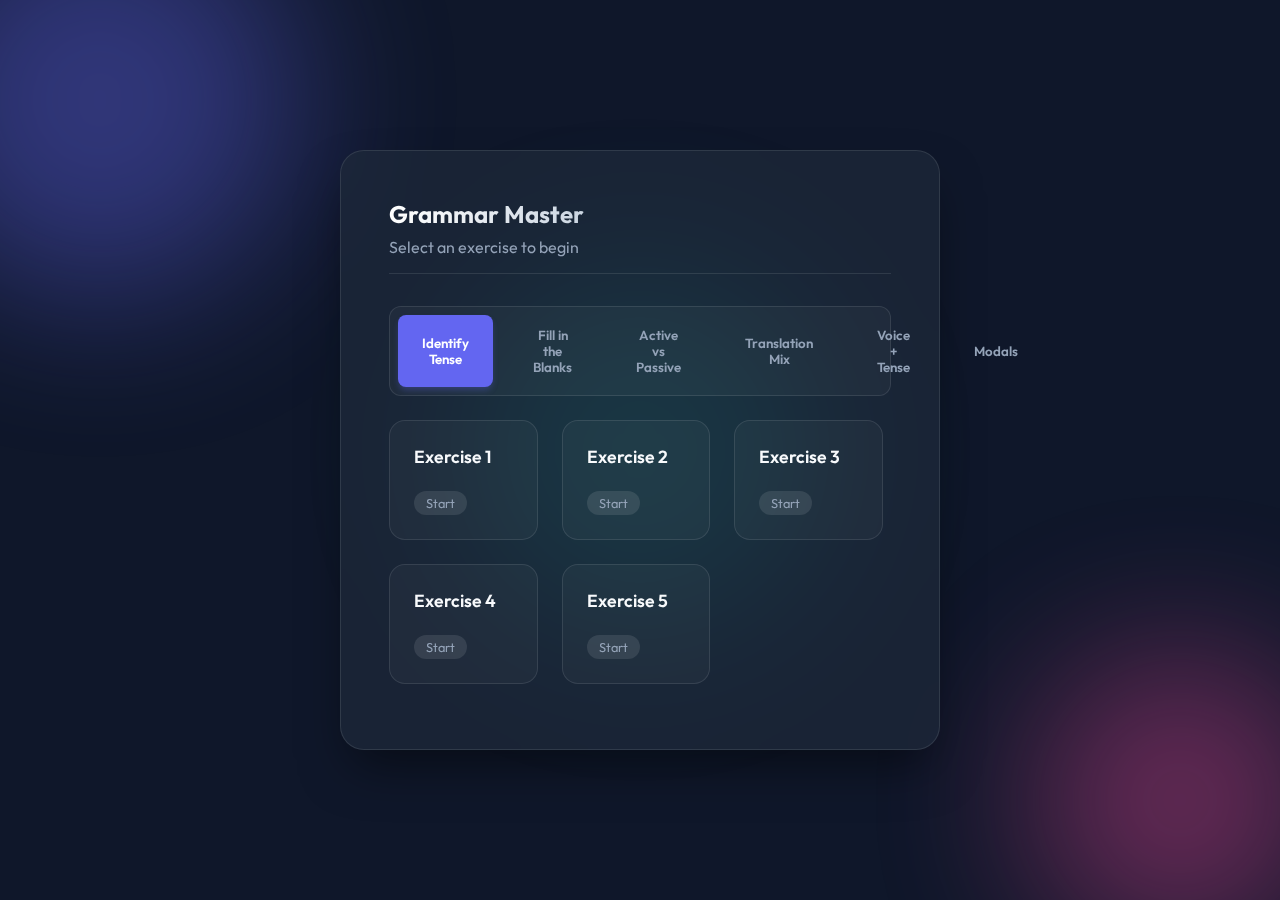
<file: index.html>
<!DOCTYPE html>
<html lang="en">

<head>
    <meta charset="UTF-8">
    <meta name="viewport" content="width=device-width, initial-scale=1.0">
    <title>Grammar Master | Tense Challenge</title>
    <link rel="preconnect" href="https://fonts.googleapis.com">
    <link rel="preconnect" href="https://fonts.gstatic.com" crossorigin>
    <link href="https://fonts.googleapis.com/css2?family=Outfit:wght@300;400;600;700&display=swap" rel="stylesheet">
    <link rel="stylesheet" href="style.css">
</head>

<body>
    <div class="background-blobs">
        <div class="blob blob-1"></div>
        <div class="blob blob-2"></div>
        <div class="blob blob-3"></div>
    </div>

    <div class="app-container">
        <!-- New Home Screen -->
        <div id="home-screen" class="home-screen">
            <header class="app-header home-header">
                <h1>Grammar Master</h1>
                <p class="subtitle">Select an exercise to begin</p>
            </header>

            <div class="mode-tabs">
                <button class="tab-btn active" data-mode="identify">Identify Tense</button>
                <button class="tab-btn" data-mode="fill">Fill in the Blanks</button>
                <button class="tab-btn" data-mode="voice">Active vs Passive</button>
                <button class="tab-btn" data-mode="translate">Translation Mix</button>
                <button class="tab-btn" data-mode="grammar">Voice + Tense</button>
                <button class="tab-btn" data-mode="modals">Modals</button>
            </div>

            <div class="exercise-grid" id="exercise-grid">
                <!-- Exercises injected here -->
            </div>
        </div>

        <!-- Game Area (Initial hidden) -->
        <main id="game-area" class="game-area hidden">
            <header class="app-header">
                <h1>Grammar Master</h1>
                <select id="exercise-selector" class="exercise-selector"></select>
                <div class="stats-container">
                    <div class="stat-box">
                        <span class="stat-label">XP</span>
                        <span class="stat-value" id="score">0</span>
                    </div>
                    <div class="stat-box streak-box hidden" id="streak-container">
                        <span class="stat-label">Streak</span>
                        <span class="stat-value streak-value">🔥 <span id="streak-count">0</span></span>
                    </div>
                    <div class="progress-ring" id="progress-container">
                        <span id="question-count">1 / 30</span>
                    </div>
                </div>
            </header>

            <div class="card question-card" id="question-card">
                <h2 class="instruction-text">Identify the Tense</h2>
                <p class="sentence-text" id="sentence">Loading...</p>
            </div>

            <div class="options-grid" id="options-container">
                <!-- Options will be injected here -->
            </div>

            <div class="feedback-message" id="feedback"></div>

            <button id="next-btn" class="next-btn hidden">Next Question</button>
        </main>
    </div>

    <!-- Final Score Modal -->
    <div id="game-over-modal" class="modal hidden">
        <div class="modal-content">
            <h2>Assessment Complete!</h2>
            <div class="final-score-display">
                <span id="final-score">0</span>
                <span class="total-score">/ 300</span>
            </div>
            <p id="performance-text">Great job!</p>
            <div class="modal-actions">
                <button id="restart-btn" class="primary-btn">Try Again</button>
                <button id="home-btn" class="secondary-btn">Back to Menu</button>
            </div>
        </div>
    </div>

    <script src="script.js"></script>
</body>

</html>
</file>
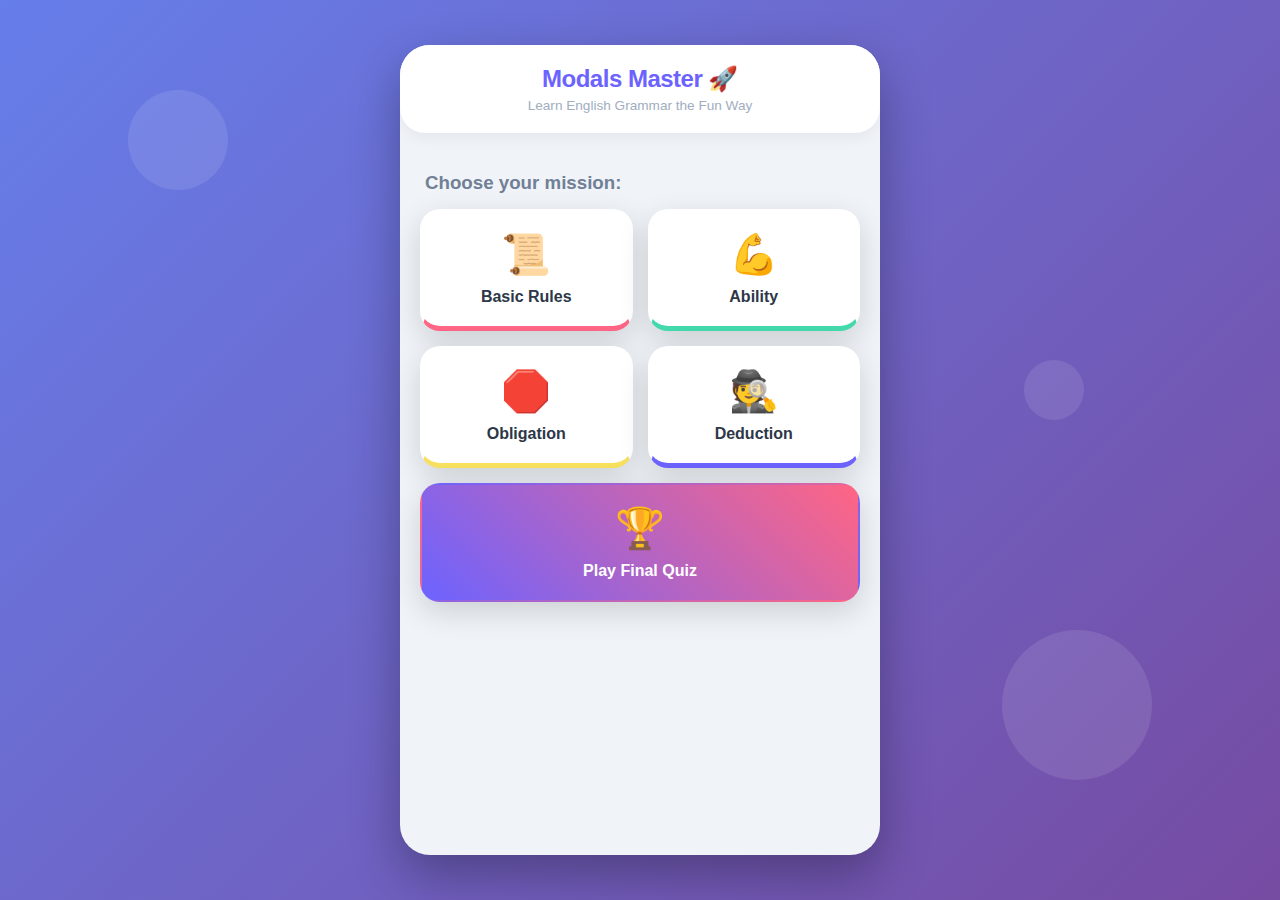
<file: modals.html>
<!DOCTYPE html>
<html lang="en">
<head>
    <meta charset="UTF-8">
    <meta name="viewport" content="width=device-width, initial-scale=1.0, maximum-scale=1.0, user-scalable=no">
    <title>Modals Master: Gamified</title>
    <style>
        :root {
            /* Playful Palette */
            --bg-gradient: linear-gradient(135deg, #667eea 0%, #764ba2 100%);
            --card-white: rgba(255, 255, 255, 0.95);
            --primary: #6C63FF;
            --secondary: #FF6584;
            --accent: #43D9AD;
            --text: #2D3748;
            --shadow: 0 10px 30px rgba(0,0,0,0.15);
            --radius: 20px;
        }

        * { box-sizing: border-box; -webkit-tap-highlight-color: transparent; }

        body {
            font-family: 'Segoe UI', 'Roboto', sans-serif;
            background: var(--bg-gradient);
            margin: 0;
            padding: 0;
            height: 100vh;
            overflow: hidden; /* App-like feel */
            display: flex;
            justify-content: center;
            align-items: center;
        }

        /* Animated Background Bubbles */
        .bubble {
            position: absolute;
            border-radius: 50%;
            background: rgba(255, 255, 255, 0.1);
            animation: float 10s infinite ease-in-out;
            z-index: 0;
        }
        @keyframes float {
            0%, 100% { transform: translateY(0) scale(1); }
            50% { transform: translateY(-20px) scale(1.1); }
        }

        /* --- APP CONTAINER --- */
        #app-container {
            width: 100%;
            max-width: 480px; /* Mobile width constraint */
            height: 100%;
            max-height: 900px;
            background: #f0f4f8;
            position: relative;
            overflow: hidden;
            box-shadow: 0 20px 50px rgba(0,0,0,0.3);
            display: flex;
            flex-direction: column;
            z-index: 1;
        }

        @media (min-width: 500px) {
            #app-container {
                height: 90vh;
                border-radius: 30px;
            }
        }

        /* --- HEADER --- */
        header {
            background: white;
            padding: 20px;
            text-align: center;
            border-radius: 0 0 25px 25px;
            box-shadow: 0 5px 15px rgba(0,0,0,0.05);
            z-index: 10;
            position: relative;
        }

        h1 { margin: 0; font-size: 1.5rem; color: var(--primary); font-weight: 800; letter-spacing: -0.5px; }
        .subtitle { font-size: 0.85rem; color: #a0aec0; margin-top: 5px; }

        /* --- SCROLLABLE CONTENT --- */
        .screen {
            flex: 1;
            overflow-y: auto;
            padding: 20px;
            padding-bottom: 80px; /* Space for home button */
            display: none;
            animation: slideUp 0.4s cubic-bezier(0.175, 0.885, 0.32, 1.275);
        }
        .screen.active { display: block; }

        @keyframes slideUp {
            from { opacity: 0; transform: translateY(50px); }
            to { opacity: 1; transform: translateY(0); }
        }

        /* --- HOME DASHBOARD GRID --- */
        .grid { display: grid; grid-template-columns: 1fr 1fr; gap: 15px; }

        .level-card {
            background: white;
            padding: 20px;
            border-radius: var(--radius);
            box-shadow: var(--shadow);
            text-align: center;
            cursor: pointer;
            transition: transform 0.2s, box-shadow 0.2s;
            border: 2px solid transparent;
            position: relative;
            overflow: hidden;
        }

        .level-card:active { transform: scale(0.95); }
        .level-card:hover { transform: translateY(-5px); box-shadow: 0 15px 35px rgba(0,0,0,0.2); }

        .icon { font-size: 2.5rem; display: block; margin-bottom: 10px; }
        .card-title { font-weight: 700; color: var(--text); font-size: 1rem; }
        
        /* Specific Colors for Cards */
        .card-1 { border-bottom: 5px solid #FF6584; }
        .card-2 { border-bottom: 5px solid #43D9AD; }
        .card-3 { border-bottom: 5px solid #F6E05E; }
        .card-4 { border-bottom: 5px solid #6C63FF; }
        .card-quiz { grid-column: span 2; background: linear-gradient(45deg, #6C63FF, #FF6584); color: white !important; }
        .card-quiz .card-title { color: white; }

        /* --- LESSON CONTENT --- */
        .lesson-card {
            background: white;
            border-radius: var(--radius);
            padding: 25px;
            margin-bottom: 20px;
            box-shadow: 0 5px 15px rgba(0,0,0,0.05);
        }

        .pill {
            display: inline-block;
            padding: 5px 12px;
            background: #EDF2F7;
            border-radius: 50px;
            font-size: 0.8rem;
            font-weight: 700;
            color: #718096;
            margin-bottom: 10px;
        }
        
        .rule-block {
            background: #EBF8FF;
            border-left: 5px solid #4299E1;
            padding: 15px;
            border-radius: 10px;
            margin: 15px 0;
            font-size: 0.95rem;
        }

        .wrong-block {
            background: #FFF5F5;
            border-left: 5px solid #F56565;
            padding: 15px;
            border-radius: 10px;
            margin: 15px 0;
            color: #C53030;
            font-size: 0.9rem;
        }

        /* --- QUIZ UI --- */
        .quiz-question {
            font-size: 1.2rem;
            font-weight: 700;
            color: var(--text);
            margin-bottom: 20px;
            background: white;
            padding: 20px;
            border-radius: 20px;
            box-shadow: var(--shadow);
            text-align: center;
        }

        .option-btn {
            width: 100%;
            padding: 18px;
            margin-bottom: 12px;
            border: none;
            border-radius: 15px;
            background: white;
            box-shadow: 0 4px 6px rgba(0,0,0,0.05);
            font-size: 1rem;
            font-weight: 600;
            color: var(--text);
            cursor: pointer;
            transition: all 0.2s;
            position: relative;
            overflow: hidden;
        }

        .option-btn:active { transform: scale(0.98); }
        .option-btn.correct { background: #43D9AD; color: white; animation: pop 0.3s; }
        .option-btn.wrong { background: #FF6584; color: white; animation: shake 0.4s; }

        @keyframes pop { 50% { transform: scale(1.05); } }
        @keyframes shake { 0%, 100% { transform: translateX(0); } 25% { transform: translateX(-5px); } 75% { transform: translateX(5px); } }

        /* --- NAVIGATION FAB --- */
        .fab-home {
            position: absolute;
            bottom: 20px;
            left: 50%;
            transform: translateX(-50%);
            width: 60px;
            height: 60px;
            background: var(--text);
            border-radius: 50%;
            display: flex;
            justify-content: center;
            align-items: center;
            color: white;
            font-size: 1.5rem;
            box-shadow: 0 10px 20px rgba(0,0,0,0.2);
            border: none;
            cursor: pointer;
            transition: transform 0.3s;
            z-index: 100;
        }
        .fab-home:active { transform: translateX(-50%) scale(0.9); }

        /* --- RESULTS OVERLAY --- */
        #confetti-canvas {
            position: absolute;
            top: 0; left: 0;
            width: 100%; height: 100%;
            pointer-events: none;
            z-index: 50;
        }

        .score-display {
            font-size: 3rem;
            font-weight: 900;
            color: var(--primary);
            text-align: center;
            margin: 20px 0;
        }

    </style>
</head>
<body>

    <!-- Background Decoration -->
    <div class="bubble" style="width: 100px; height: 100px; top: 10%; left: 10%;"></div>
    <div class="bubble" style="width: 150px; height: 150px; top: 70%; right: 10%; animation-duration: 15s;"></div>
    <div class="bubble" style="width: 60px; height: 60px; top: 40%; left: 80%; animation-duration: 8s;"></div>

    <div id="app-container">
        <header>
            <h1>Modals Master 🚀</h1>
            <div class="subtitle">Learn English Grammar the Fun Way</div>
        </header>

        <!-- HOME SCREEN -->
        <div id="home" class="screen active">
            <h3 style="margin-left: 5px; margin-bottom: 15px; color: #718096;">Choose your mission:</h3>
            <div class="grid">
                <div class="level-card card-1" onclick="nav('lesson-rules')">
                    <span class="icon">📜</span>
                    <div class="card-title">Basic Rules</div>
                </div>
                <div class="level-card card-2" onclick="nav('lesson-ability')">
                    <span class="icon">💪</span>
                    <div class="card-title">Ability</div>
                </div>
                <div class="level-card card-3" onclick="nav('lesson-obligation')">
                    <span class="icon">🛑</span>
                    <div class="card-title">Obligation</div>
                </div>
                <div class="level-card card-4" onclick="nav('lesson-deduction')">
                    <span class="icon">🕵️</span>
                    <div class="card-title">Deduction</div>
                </div>
                <div class="level-card card-quiz" onclick="startQuiz()">
                    <span class="icon">🏆</span>
                    <div class="card-title">Play Final Quiz</div>
                </div>
            </div>
        </div>

        <!-- LESSON: RULES -->
        <div id="lesson-rules" class="screen">
            <h2 style="color: #FF6584;">The Golden Rules 📜</h2>
            
            <div class="lesson-card">
                <span class="pill">Rule #1</span>
                <h3>Don't Change It!</h3>
                <p>Modals are lazy verbs. They never change form.</p>
                <div class="wrong-block">
                    ❌ He <strong>cans</strong> swim.<br>
                    ❌ He <strong>canned</strong> swim.
                </div>
                <div class="rule-block" style="border-color: #48BB78; background: #F0FFF4;">
                    ✅ He <strong>can</strong> swim.
                </div>
            </div>

            <div class="lesson-card">
                <span class="pill">Rule #2</span>
                <h3>No "To" Allowed!</h3>
                <p>The next verb must be naked (base form).</p>
                <div class="wrong-block">
                    ❌ You must <strong>to go</strong>.
                </div>
                <div class="rule-block" style="border-color: #48BB78; background: #F0FFF4;">
                    ✅ You must <strong>go</strong>.
                </div>
            </div>
        </div>

        <!-- LESSON: ABILITY -->
        <div id="lesson-ability" class="screen">
            <h2 style="color: #43D9AD;">Expressing Ability 💪</h2>
            <div class="lesson-card">
                <h3>Can vs. Could</h3>
                <p>Use <strong>Can</strong> for now. Use <strong>Could</strong> for the past.</p>
                <p><em>"I <strong>can</strong> dance."</em> (Now)</p>
                <p><em>"I <strong>could</strong> dance when I was 5."</em> (Past)</p>
            </div>
        </div>

        <!-- LESSON: OBLIGATION -->
        <div id="lesson-obligation" class="screen">
            <h2 style="color: #F6E05E; color: #d69e2e;">Obligation 🛑</h2>
            <div class="lesson-card">
                <h3>Must vs. Have to</h3>
                <p><strong>Must</strong> = Internal feeling (I want to do it).</p>
                <p><strong>Have to</strong> = External Rule (Law/Boss says so).</p>
            </div>
            <div class="lesson-card" style="background: #FFF5F5; border: 2px solid #FC8181;">
                <h3 style="color: #C53030;">⚠️ Danger Zone</h3>
                <p><strong>Mustn't</strong> = FORBIDDEN (Illegal).<br>
                <strong>Don't have to</strong> = OPTIONAL (You can choose).</p>
            </div>
        </div>

         <!-- LESSON: DEDUCTION -->
         <div id="lesson-deduction" class="screen">
            <h2 style="color: #6C63FF;">Deduction 🕵️</h2>
            <div class="lesson-card">
                <h3>Sherlock Mode</h3>
                <p><strong>Must be</strong> = 99% Sure it's true.<br>
                <em>"He is crying. He <strong>must be</strong> sad."</em></p>
                
                <p><strong>Can't be</strong> = 99% Sure it's FALSE.<br>
                <em>"She just ate. She <strong>can't be</strong> hungry!"</em></p>

                <p><strong>Might be</strong> = 50% Sure (Maybe).<br>
                <em>"He isn't here. He <strong>might be</strong> late."</em></p>
            </div>
        </div>

        <!-- QUIZ SCREEN -->
        <div id="quiz-ui" class="screen">
            <div style="display: flex; justify-content: space-between; align-items: center; margin-bottom: 20px;">
                <span class="pill" id="q-progress" style="background: white;">1/5</span>
                <span style="font-weight: bold; color: var(--text);">Score: <span id="q-score">0</span></span>
            </div>

            <div class="quiz-question" id="q-text">
                Question goes here...
            </div>

            <div id="q-options">
                <!-- Options injected here -->
            </div>

            <div id="feedback-modal" style="text-align: center; margin-top: 20px; display: none;">
                <h3 id="feedback-title"></h3>
                <p id="feedback-msg" style="font-size: 0.9rem; color: #718096;"></p>
                <button onclick="nextQuestion()" style="background: var(--text); color: white; border: none; padding: 10px 30px; border-radius: 50px; font-size: 1rem; cursor: pointer;">Next ➜</button>
            </div>
        </div>

        <!-- RESULTS SCREEN -->
        <div id="results" class="screen" style="text-align: center; padding-top: 50px;">
            <div style="font-size: 5rem;">🎉</div>
            <h2 style="color: var(--primary);">Quiz Complete!</h2>
            <div class="score-display" id="final-score">0</div>
            <p>Great job practicing your modals!</p>
            <button onclick="nav('home')" style="background: var(--primary); color: white; border: none; padding: 15px 40px; border-radius: 50px; font-size: 1.2rem; cursor: pointer; margin-top: 20px; box-shadow: 0 10px 20px rgba(108, 99, 255, 0.3);">Play Again ↺</button>
        </div>

        <!-- HOME BUTTON FAB -->
        <button class="fab-home" onclick="nav('home')">🏠</button>
        
        <canvas id="confetti-canvas"></canvas>
    </div>

<script>
    // --- NAVIGATION ---
    function nav(screenId) {
        // Hide all screens
        document.querySelectorAll('.screen').forEach(s => s.classList.remove('active'));
        // Show target
        document.getElementById(screenId).classList.add('active');
        
        // Hide/Show FAB based on screen
        const fab = document.querySelector('.fab-home');
        if(screenId === 'home') {
            fab.style.display = 'none';
        } else {
            fab.style.display = 'flex';
        }
    }
    
    // Init: Hide FAB on load
    document.querySelector('.fab-home').style.display = 'none';

    // --- QUIZ DATA ---
    const quizData = [
        {
            q: "Look at the snow! It ________ be cold outside.",
            options: ["can't", "must", "might"],
            correct: 1,
            msg: "Evidence (snow) = 99% Certainty."
        },
        {
            q: "You ________ smoke in a hospital. It's illegal!",
            options: ["don't have to", "must not", "might not"],
            correct: 1,
            msg: "Illegal = Must not (Prohibition)."
        },
        {
            q: "I failed the test. I ________ studied more.",
            options: ["should have", "must have", "can have"],
            correct: 0,
            msg: "Past regret = Should have."
        },
        {
            q: "When I was 3 years old, I ________ read.",
            options: ["can't", "couldn't", "shouldn't"],
            correct: 1,
            msg: "Past ability negative = Couldn't."
        },
        {
            q: "Where's Mom? She ________ be in the kitchen.",
            options: ["might", "can", "have to"],
            correct: 0,
            msg: "Not sure = Might/May."
        }
    ];

    let currentQ = 0;
    let score = 0;

    function startQuiz() {
        currentQ = 0;
        score = 0;
        document.getElementById('q-score').innerText = '0';
        nav('quiz-ui');
        loadQuestion();
    }

    function loadQuestion() {
        const data = quizData[currentQ];
        document.getElementById('q-text').innerText = data.q;
        document.getElementById('q-progress').innerText = `${currentQ + 1}/${quizData.length}`;
        document.getElementById('feedback-modal').style.display = 'none';
        
        const container = document.getElementById('q-options');
        container.innerHTML = ''; // clear old buttons

        data.options.forEach((opt, idx) => {
            const btn = document.createElement('button');
            btn.className = 'option-btn';
            btn.innerText = opt;
            btn.onclick = () => checkAnswer(idx, btn);
            container.appendChild(btn);
        });
    }

    function checkAnswer(selectedIdx, btn) {
        // Disable buttons
        const btns = document.querySelectorAll('.option-btn');
        btns.forEach(b => b.disabled = true);

        const data = quizData[currentQ];
        const isCorrect = selectedIdx === data.correct;

        if (isCorrect) {
            btn.classList.add('correct');
            score++;
            document.getElementById('q-score').innerText = score;
            document.getElementById('feedback-title').innerText = "🎉 Correct!";
            document.getElementById('feedback-title').style.color = "#43D9AD";
        } else {
            btn.classList.add('wrong');
            // Highlight correct one
            btns[data.correct].classList.add('correct');
            document.getElementById('feedback-title').innerText = "❌ Oops!";
            document.getElementById('feedback-title').style.color = "#FF6584";
        }

        document.getElementById('feedback-msg').innerText = data.msg;
        document.getElementById('feedback-modal').style.display = 'block';
    }

    function nextQuestion() {
        currentQ++;
        if (currentQ < quizData.length) {
            loadQuestion();
        } else {
            finishQuiz();
        }
    }

    function finishQuiz() {
        nav('results');
        document.getElementById('final-score').innerText = `${score} / ${quizData.length}`;
        if(score > 3) fireConfetti();
    }

    // --- CONFETTI EFFECT (Simple Canvas) ---
    function fireConfetti() {
        const canvas = document.getElementById('confetti-canvas');
        const ctx = canvas.getContext('2d');
        canvas.width = document.getElementById('app-container').offsetWidth;
        canvas.height = document.getElementById('app-container').offsetHeight;

        const particles = [];
        const colors = ['#FF6584', '#43D9AD', '#F6E05E', '#6C63FF'];

        for(let i=0; i<100; i++) {
            particles.push({
                x: canvas.width / 2,
                y: canvas.height / 2,
                vx: (Math.random() - 0.5) * 10,
                vy: (Math.random() - 0.5) * 10 - 5,
                color: colors[Math.floor(Math.random() * colors.length)],
                size: Math.random() * 8 + 2
            });
        }

        function draw() {
            ctx.clearRect(0, 0, canvas.width, canvas.height);
            particles.forEach((p, i) => {
                p.x += p.vx;
                p.y += p.vy;
                p.vy += 0.2; // gravity
                p.size *= 0.96; // fade out

                ctx.fillStyle = p.color;
                ctx.beginPath();
                ctx.arc(p.x, p.y, p.size, 0, Math.PI*2);
                ctx.fill();

                if(p.size < 0.5) particles.splice(i, 1);
            });
            if(particles.length > 0) requestAnimationFrame(draw);
        }
        draw();
    }

</script>

</body>
</html>
</file>
<file: style.css>
:root {
    --primary: #6366f1;
    --primary-dark: #4f46e5;
    --secondary: #ec4899;
    --accent: #14b8a6;
    --background: #0f172a;
    --surface: rgba(30, 41, 59, 0.7);
    --surface-border: rgba(255, 255, 255, 0.1);
    --text-main: #f8fafc;
    --text-muted: #94a3b8;
    --success: #22c55e;
    --error: #ef4444;
    --font-family: 'Outfit', sans-serif;
}

* {
    margin: 0;
    padding: 0;
    box-sizing: border-box;
}

body {
    font-family: var(--font-family);
    background-color: var(--background);
    color: var(--text-main);
    min-height: 100vh;
    display: flex;
    justify-content: center;
    align-items: center;
    overflow-x: hidden;
    position: relative;
}

/* Background Effects */
.background-blobs {
    position: fixed;
    top: 0;
    left: 0;
    width: 100%;
    height: 100%;
    z-index: -1;
    pointer-events: none;
    overflow: hidden;
}

.blob {
    position: absolute;
    border-radius: 50%;
    filter: blur(80px);
    opacity: 0.4;
    animation: move 20s infinite alternate;
}

.blob-1 {
    width: 400px;
    height: 400px;
    background: var(--primary);
    top: -100px;
    left: -100px;
}

.blob-2 {
    width: 300px;
    height: 300px;
    background: var(--secondary);
    bottom: -50px;
    right: -50px;
    animation-delay: -5s;
}

.blob-3 {
    width: 350px;
    height: 350px;
    background: var(--accent);
    top: 50%;
    left: 50%;
    transform: translate(-50%, -50%);
    animation-delay: -10s;
}

@keyframes move {
    0% {
        transform: translate(0, 0) scale(1);
    }

    100% {
        transform: translate(30px, -30px) scale(1.1);
    }
}

/* App Container */
.app-container {
    width: 90%;
    max-width: 600px;
    min-height: 600px;
    background: var(--surface);
    backdrop-filter: blur(16px);
    -webkit-backdrop-filter: blur(16px);
    border: 1px solid var(--surface-border);
    border-radius: 24px;
    padding: 2rem;
    box-shadow: 0 25px 50px -12px rgba(0, 0, 0, 0.5);
    display: flex;
    flex-direction: column;
}

/* Header */
.app-header {
    display: flex;
    justify-content: space-between;
    align-items: center;
    margin-bottom: 2rem;
    padding-bottom: 1rem;
    border-bottom: 1px solid var(--surface-border);
}

.app-header h1 {
    font-size: 1.5rem;
    font-weight: 700;
    background: linear-gradient(to right, #fff, #cbd5e1);
    background-clip: text;
    -webkit-background-clip: text;
    -webkit-text-fill-color: transparent;
}

.stats-container {
    display: flex;
    gap: 1.5rem;
    align-items: center;
}

.stat-box {
    display: flex;
    flex-direction: column;
    align-items: end;
}

.stat-label {
    font-size: 0.75rem;
    color: var(--text-muted);
    text-transform: uppercase;
    letter-spacing: 0.05em;
}

.stat-value {
    font-size: 1.25rem;
    font-weight: 700;
}

.progress-ring {
    background: rgba(255, 255, 255, 0.05);
    padding: 0.25rem 0.75rem;
    border-radius: 999px;
    font-size: 0.875rem;
    font-weight: 600;
    border: 1px solid var(--surface-border);
}

/* Game Area */
.game-area {
    display: flex;
    flex-direction: column;
    gap: 2rem;
    flex-grow: 1;
}

.question-card {
    text-align: center;
    padding: 1rem;
    animation: fadeIn 0.5s ease-out;
}

.instruction-text {
    font-size: 0.875rem;
    text-transform: uppercase;
    color: var(--secondary);
    margin-bottom: 1rem;
    letter-spacing: 0.1em;
}

.sentence-text {
    font-size: 1.75rem;
    font-weight: 600;
    line-height: 1.4;
    color: #fff;
}

/* Options Grid */
.options-grid {
    display: grid;
    grid-template-columns: 1fr;
    gap: 1rem;
}

.option-btn {
    background: rgba(255, 255, 255, 0.03);
    border: 1px solid var(--surface-border);
    padding: 1.25rem;
    border-radius: 16px;
    color: var(--text-main);
    font-family: inherit;
    font-size: 1rem;
    font-weight: 500;
    cursor: pointer;
    transition: all 0.2s cubic-bezier(0.4, 0, 0.2, 1);
    position: relative;
    overflow: hidden;
    text-align: left;
}

.option-btn:hover:not(:disabled) {
    background: rgba(255, 255, 255, 0.08);
    transform: translateY(-2px);
    border-color: rgba(255, 255, 255, 0.2);
}

.option-btn:active:not(:disabled) {
    transform: translateY(0);
}

/* Selection States */
.option-btn.correct {
    background: rgba(34, 197, 94, 0.2);
    border-color: var(--success);
    color: #4ade80;
    box-shadow: 0 0 15px rgba(34, 197, 94, 0.3);
}

.option-btn.wrong {
    background: rgba(239, 68, 68, 0.2);
    border-color: var(--error);
    color: #f87171;
    animation: shake 0.4s cubic-bezier(.36, .07, .19, .97) both;
}

.option-btn:disabled {
    cursor: default;
    opacity: 0.7;
}

/* Feedback & Next Button */
.feedback-message {
    text-align: center;
    min-height: 1.5rem;
    font-weight: 600;
    letter-spacing: 0.05em;
}

.next-btn,
.primary-btn {
    background: linear-gradient(135deg, var(--primary), var(--primary-dark));
    color: white;
    border: none;
    padding: 1rem 2rem;
    border-radius: 12px;
    font-family: inherit;
    font-weight: 600;
    font-size: 1rem;
    cursor: pointer;
    transition: all 0.3s ease;
    width: 100%;
    margin-top: auto;
    box-shadow: 0 4px 6px -1px rgba(99, 102, 241, 0.4);
}

.next-btn:hover,
.primary-btn:hover {
    box-shadow: 0 10px 15px -3px rgba(99, 102, 241, 0.5);
    transform: translateY(-2px);
}

.hidden {
    display: none !important;
}

/* Modal */
.modal {
    position: fixed;
    top: 0;
    left: 0;
    width: 100%;
    height: 100%;
    background: rgba(0, 0, 0, 0.8);
    backdrop-filter: blur(8px);
    display: flex;
    justify-content: center;
    align-items: center;
    z-index: 100;
    animation: fadeIn 0.3s ease;
}

.modal-content {
    background: var(--surface);
    border: 1px solid var(--surface-border);
    padding: 3rem;
    border-radius: 24px;
    text-align: center;
    max-width: 400px;
    width: 90%;
    box-shadow: 0 25px 50px -12px rgba(0, 0, 0, 0.7);
}

.modal-content h2 {
    margin-bottom: 2rem;
    color: var(--text-main);
}

.final-score-display {
    font-size: 4rem;
    font-weight: 700;
    color: var(--primary);
    line-height: 1;
    margin-bottom: 0.5rem;
}

.total-score {
    font-size: 1.5rem;
    color: var(--text-muted);
}

#performance-text {
    margin-bottom: 2rem;
    font-size: 1.1rem;
    color: var(--text-muted);
}

@keyframes shake {

    10%,
    90% {
        transform: translate3d(-1px, 0, 0);
    }

    20%,
    80% {
        transform: translate3d(2px, 0, 0);
    }

    30%,
    50%,
    70% {
        transform: translate3d(-4px, 0, 0);
    }

    40%,
    60% {
        transform: translate3d(4px, 0, 0);
    }
}

@keyframes fadeIn {
    from {
        opacity: 0;
        transform: translateY(10px);
    }

    to {
        opacity: 1;
        transform: translateY(0);
    }
}

/* Tablet + Desktop Tweaks */
@media (min-width: 768px) {
    .options-grid {
        grid-template-columns: 1fr 1fr;
    }

    .app-container {
        padding: 3rem;
    }

    .sentence-text {
        font-size: 2rem;
    }
}

/* Mode Tabs */
.mode-tabs {
    display: flex;
    gap: 1rem;
    margin-bottom: 1.5rem;
    background: rgba(255, 255, 255, 0.03);
    padding: 0.5rem;
    border-radius: 12px;
    border: 1px solid var(--surface-border);
}

.tab-btn {
    flex: 1;
    background: transparent;
    border: none;
    color: var(--text-muted);
    padding: 0.75rem 1.5rem;
    border-radius: 8px;
    font-family: inherit;
    font-weight: 600;
    cursor: pointer;
    transition: all 0.3s ease;
}

.tab-btn:hover {
    color: var(--text-main);
    background: rgba(255, 255, 255, 0.05);
}

.tab-btn.active {
    background: var(--primary);
    color: white;
    box-shadow: 0 4px 6px -1px rgba(99, 102, 241, 0.3);
}

/* --- New Home Screen & Grid Styles --- */

.home-header {
    flex-direction: column;
    align-items: flex-start;
    gap: 0.5rem;
}

.subtitle {
    color: var(--text-muted);
    font-size: 1rem;
}

.exercise-grid {
    display: grid;
    grid-template-columns: repeat(auto-fill, minmax(140px, 1fr));
    gap: 1.5rem;
    width: 100%;
    margin-top: 1rem;
    max-height: 50vh;
    overflow-y: auto;
    padding-right: 0.5rem;
}

/* Custom Scrollbar */
.exercise-grid::-webkit-scrollbar {
    width: 8px;
}

.exercise-grid::-webkit-scrollbar-track {
    background: rgba(255, 255, 255, 0.05);
    border-radius: 4px;
}

.exercise-grid::-webkit-scrollbar-thumb {
    background: rgba(255, 255, 255, 0.2);
    border-radius: 4px;
}

.exercise-card {
    background: rgba(255, 255, 255, 0.03);
    border: 1px solid var(--surface-border);
    padding: 1.5rem;
    border-radius: 16px;
    cursor: pointer;
    transition: all 0.2s ease;
    display: flex;
    flex-direction: column;
    justify-content: space-between;
    min-height: 120px;
}

.exercise-card:hover {
    background: rgba(255, 255, 255, 0.08);
    transform: translateY(-4px);
    border-color: rgba(255, 255, 255, 0.2);
    box-shadow: 0 10px 20px -5px rgba(0, 0, 0, 0.3);
}

.exercise-card h3 {
    font-size: 1.1rem;
    font-weight: 600;
    color: var(--text-main);
}

.status-badge {
    font-size: 0.8em;
    padding: 0.25rem 0.75rem;
    border-radius: 99px;
    background: rgba(255, 255, 255, 0.1);
    color: var(--text-muted);
    align-self: flex-start;
}

.exercise-card.completed {
    border-color: var(--success);
    /* Green border for done */
    background: rgba(34, 197, 94, 0.05);
}

.exercise-card.completed .status-badge {
    background: var(--success);
    color: #fff;
}

.modal-actions {
    display: flex;
    gap: 1rem;
    justify-content: center;
    width: 100%;
}

.secondary-btn {
    background: transparent;
    border: 1px solid var(--surface-border);
    color: var(--text-muted);
    padding: 1rem 1.5rem;
    /* Match primary button padding */
    border-radius: 12px;
    font-family: inherit;
    font-weight: 600;
    font-size: 1rem;
    cursor: pointer;
    transition: all 0.3s ease;
}

.secondary-btn:hover {
    background: rgba(255, 255, 255, 0.05);
}

/* --- Gamification Styles --- */

/* Streak Box */
.streak-box {
    margin-top: 0.5rem;
}

.streak-value {
    color: #fca5a5;
    text-shadow: 0 0 10px rgba(239, 68, 68, 0.5);
    display: flex;
    align-items: center;
    gap: 0.25rem;
}

.streak-active {
    animation: streakPulse 1.5s infinite;
}

@keyframes streakPulse {
    0% {
        transform: scale(1);
        filter: brightness(1);
    }

    50% {
        transform: scale(1.1);
        filter: brightness(1.2);
    }

    100% {
        transform: scale(1);
        filter: brightness(1);
    }
}

/* Floating Text (Score Popups) */
.floating-text {
    position: absolute;
    color: var(--success);
    font-weight: 800;
    font-size: 1.5rem;
    pointer-events: none;
    animation: floatUp 1s ease-out forwards;
    z-index: 50;
    text-shadow: 0 2px 4px rgba(0, 0, 0, 0.2);
}

@keyframes floatUp {
    0% {
        opacity: 1;
        transform: translateY(0) scale(0.5);
    }

    50% {
        transform: translateY(-30px) scale(1.2);
    }

    100% {
        opacity: 0;
        transform: translateY(-60px) scale(1);
    }
}

/* Particle Effects (Confetti) */
.particle {
    position: absolute;
    width: 8px;
    height: 8px;
    border-radius: 50%;
    pointer-events: none;
    animation: particlePop 0.8s ease-out forwards;
    z-index: 40;
}

@keyframes particlePop {
    0% {
        transform: translate(0, 0) scale(1);
        opacity: 1;
    }

    100% {
        transform: translate(var(--tx), var(--ty)) scale(0);
        opacity: 0;
    }
}

/* Updated Progress Bar */
.progress-ring {
    background: rgba(255, 255, 255, 0.1);
    height: 1.5rem;
    display: flex;
    align-items: center;
    position: relative;
    overflow: hidden;
    min-width: 100px;
}

.progress-fill {
    position: absolute;
    top: 0;
    left: 0;
    height: 100%;
    background: linear-gradient(90deg, var(--primary), var(--secondary));
    width: 0%;
    transition: width 0.5s cubic-bezier(0.4, 0, 0.2, 1);
    z-index: 1;
}

#question-count {
    position: relative;
    z-index: 2;
    width: 100%;
    text-align: center;
    font-size: 0.75rem;
    letter-spacing: 0.05em;
    text-shadow: 0 1px 2px rgba(0, 0, 0, 0.3);
}
</file>
